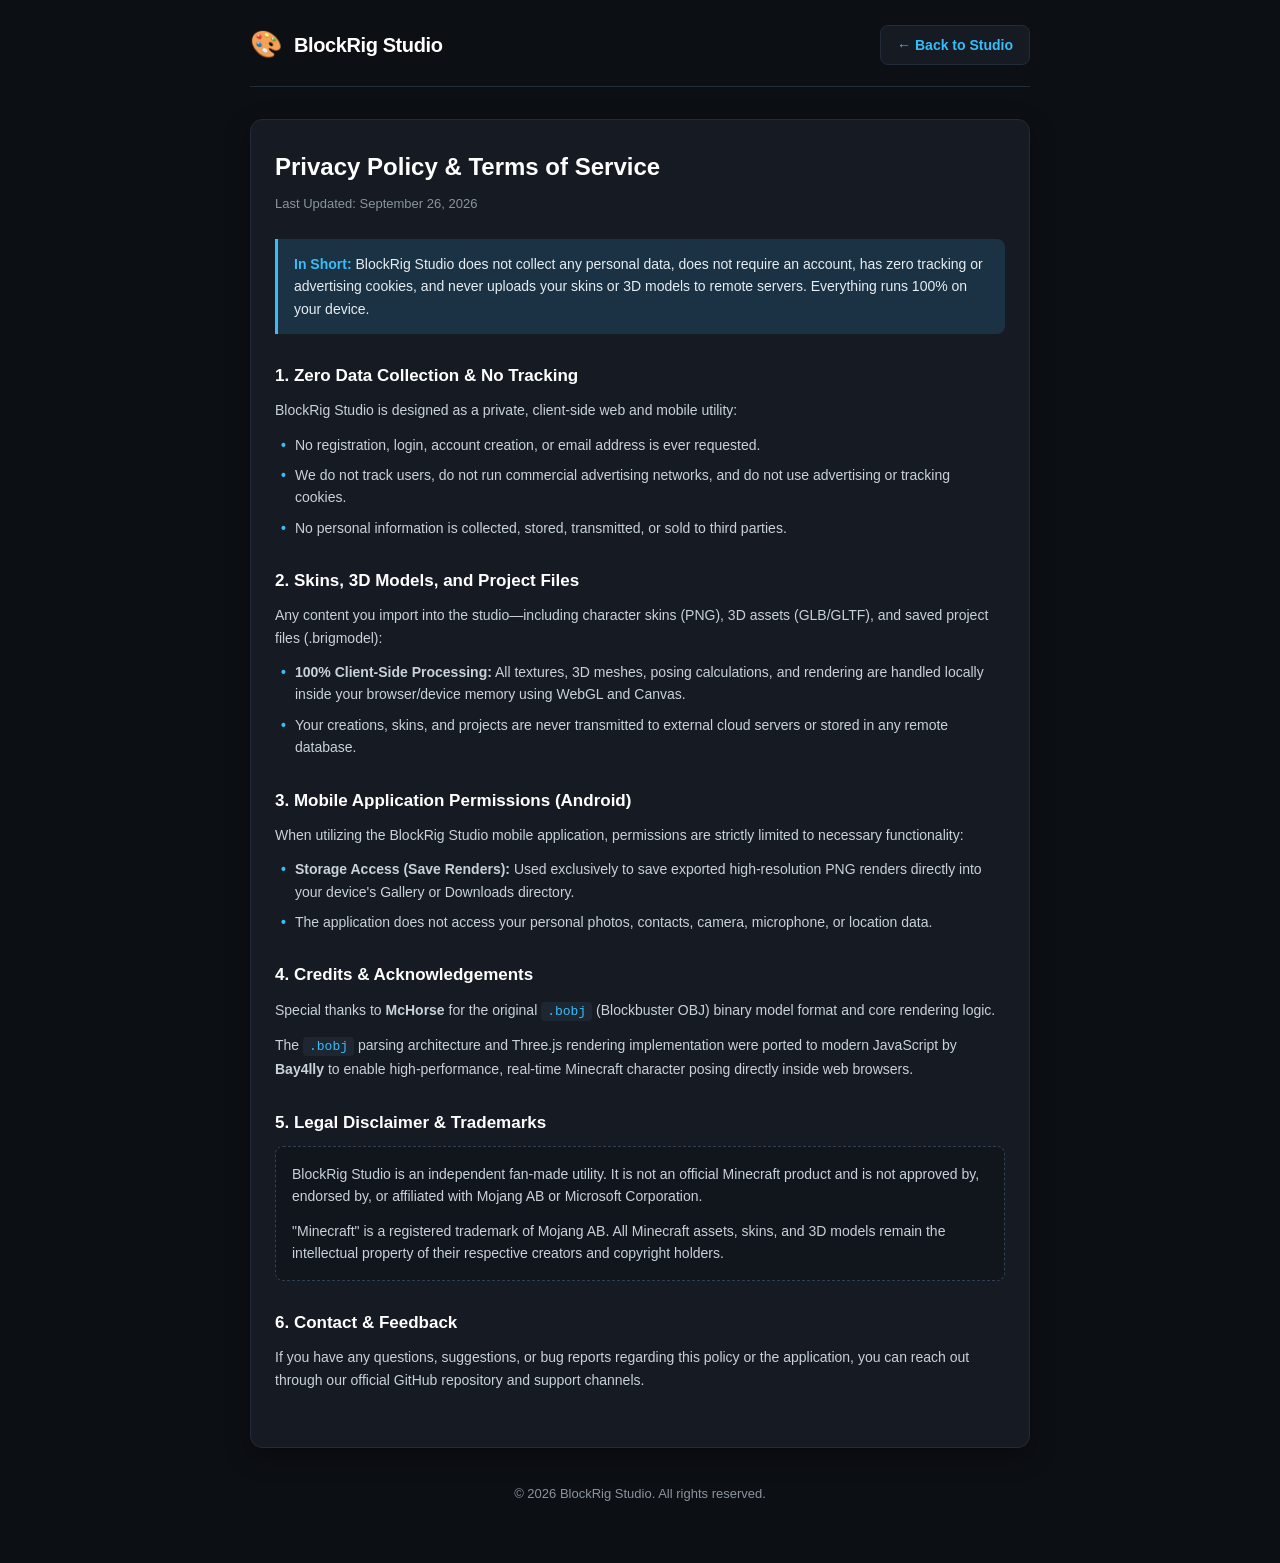
<file: privacy.html>
<!doctype html>
<html lang="en">
  <head>
    <meta charset="UTF-8" />
    <meta name="viewport" content="width=device-width, initial-scale=1.0, maximum-scale=1.0, user-scalable=no" />
    <title>Privacy Policy & Terms of Service - BlockRig Studio</title>
    <link rel="icon" type="image/png" href="./favicon.png" />
    <style>
      :root {
        --bg-main: #0c0f14;
        --bg-card: #151a23;
        --border: #222b3a;
        --border-hover: #323f54;
        --text-primary: #e6edf3;
        --text-secondary: #8b949e;
        --accent: #38bdf8;
        --accent-glow: rgba(56, 189, 248, 0.15);
        --success: #3fb950;
      }

      * {
        box-sizing: border-box;
        margin: 0;
        padding: 0;
      }

      body {
        font-family: -apple-system, BlinkMacSystemFont, "Segoe UI", Roboto, Helvetica, Arial, sans-serif;
        background-color: var(--bg-main);
        color: var(--text-primary);
        line-height: 1.6;
        padding: 24px 16px 60px;
        min-height: 100vh;
      }

      .container {
        max-width: 780px;
        margin: 0 auto;
      }

      header {
        display: flex;
        align-items: center;
        justify-content: space-between;
        margin-bottom: 32px;
        padding-bottom: 20px;
        border-bottom: 1px solid var(--border);
      }

      .brand {
        display: flex;
        align-items: center;
        gap: 12px;
      }

      .brand-icon {
        font-size: 26px;
      }

      .brand-title {
        font-size: 20px;
        font-weight: 700;
        letter-spacing: -0.02em;
        color: #fff;
      }

      .back-btn {
        background: var(--bg-card);
        color: var(--accent);
        text-decoration: none;
        padding: 8px 16px;
        border-radius: 8px;
        border: 1px solid var(--border);
        font-size: 14px;
        font-weight: 600;
        display: inline-flex;
        align-items: center;
        gap: 6px;
        transition: all 0.2s ease;
      }

      .back-btn:hover {
        background: var(--border);
        border-color: var(--border-hover);
        color: #fff;
      }

      .doc-card {
        background: var(--bg-card);
        border: 1px solid var(--border);
        border-radius: 12px;
        padding: 28px 24px;
        box-shadow: 0 8px 24px rgba(0, 0, 0, 0.35);
      }

      h1 {
        font-size: 24px;
        margin-bottom: 8px;
        color: #fff;
      }

      .last-updated {
        font-size: 13px;
        color: var(--text-secondary);
        margin-bottom: 24px;
        display: block;
      }

      .highlight-box {
        background: var(--accent-glow);
        border-left: 3px solid var(--accent);
        padding: 14px 16px;
        border-radius: 0 8px 8px 0;
        margin-bottom: 28px;
        font-size: 14px;
      }

      .highlight-box strong {
        color: var(--accent);
      }

      section {
        margin-bottom: 28px;
      }

      h2 {
        font-size: 17px;
        font-weight: 600;
        color: #fff;
        margin-bottom: 10px;
        display: flex;
        align-items: center;
        gap: 8px;
      }

      p {
        font-size: 14px;
        color: #c9d1d9;
        margin-bottom: 12px;
      }

      ul {
        list-style: none;
        padding-left: 0;
        margin-bottom: 12px;
      }

      li {
        font-size: 14px;
        color: #c9d1d9;
        padding-left: 20px;
        position: relative;
        margin-bottom: 8px;
      }

      li::before {
        content: "•";
        position: absolute;
        left: 6px;
        color: var(--accent);
        font-weight: bold;
      }

      code {
        background: #1e2632;
        padding: 2px 6px;
        border-radius: 4px;
        color: #38bdf8;
        font-size: 13px;
      }

      .disclaimer-box {
        background: #11151c;
        border: 1px dashed var(--border-hover);
        padding: 16px;
        border-radius: 8px;
        font-size: 13px;
        color: var(--text-secondary);
      }

      footer {
        margin-top: 36px;
        text-align: center;
        font-size: 13px;
        color: var(--text-secondary);
      }
    </style>
  </head>
  <body>
    <div class="container">
      <header>
        <div class="brand">
          <span class="brand-icon">🎨</span>
          <div class="brand-title">BlockRig Studio</div>
        </div>
        <a href="./#app" class="back-btn">← Back to Studio</a>
      </header>

      <main class="doc-card">
        <h1>Privacy Policy & Terms of Service</h1>
        <span class="last-updated">Last Updated: September 26, 2026</span>

        <div class="highlight-box">
          <strong>In Short:</strong> BlockRig Studio does not collect any personal data, does not require an account, has zero tracking or advertising cookies, and never uploads your skins or 3D models to remote servers. Everything runs 100% on your device.
        </div>

        <section>
          <h2>1. Zero Data Collection & No Tracking</h2>
          <p>
            BlockRig Studio is designed as a private, client-side web and mobile utility:
          </p>
          <ul>
            <li>No registration, login, account creation, or email address is ever requested.</li>
            <li>We do not track users, do not run commercial advertising networks, and do not use advertising or tracking cookies.</li>
            <li>No personal information is collected, stored, transmitted, or sold to third parties.</li>
          </ul>
        </section>

        <section>
          <h2>2. Skins, 3D Models, and Project Files</h2>
          <p>
            Any content you import into the studio—including character skins (PNG), 3D assets (GLB/GLTF), and saved project files (.brigmodel):
          </p>
          <ul>
            <li><strong>100% Client-Side Processing:</strong> All textures, 3D meshes, posing calculations, and rendering are handled locally inside your browser/device memory using WebGL and Canvas.</li>
            <li>Your creations, skins, and projects are never transmitted to external cloud servers or stored in any remote database.</li>
          </ul>
        </section>

        <section>
          <h2>3. Mobile Application Permissions (Android)</h2>
          <p>
            When utilizing the BlockRig Studio mobile application, permissions are strictly limited to necessary functionality:
          </p>
          <ul>
            <li><strong>Storage Access (Save Renders):</strong> Used exclusively to save exported high-resolution PNG renders directly into your device's Gallery or Downloads directory.</li>
            <li>The application does not access your personal photos, contacts, camera, microphone, or location data.</li>
          </ul>
        </section>

        <section>
          <h2>4. Credits & Acknowledgements</h2>
          <p>
            Special thanks to <strong>McHorse</strong> for the original <code>.bobj</code> (Blockbuster OBJ) binary model format and core rendering logic.
          </p>
          <p>
            The <code>.bobj</code> parsing architecture and Three.js rendering implementation were ported to modern JavaScript by <strong>Bay4lly</strong> to enable high-performance, real-time Minecraft character posing directly inside web browsers.
          </p>
        </section>

        <section>
          <h2>5. Legal Disclaimer & Trademarks</h2>
          <div class="disclaimer-box">
            <p>
              BlockRig Studio is an independent fan-made utility. It is not an official Minecraft product and is not approved by, endorsed by, or affiliated with Mojang AB or Microsoft Corporation.
            </p>
            <p style="margin-bottom: 0;">
              "Minecraft" is a registered trademark of Mojang AB. All Minecraft assets, skins, and 3D models remain the intellectual property of their respective creators and copyright holders.
            </p>
          </div>
        </section>

        <section>
          <h2>6. Contact & Feedback</h2>
          <p>
            If you have any questions, suggestions, or bug reports regarding this policy or the application, you can reach out through our official GitHub repository and support channels.
          </p>
        </section>
      </main>

      <footer>
        &copy; 2026 BlockRig Studio. All rights reserved.
      </footer>
    </div>
  </body>
</html>
</file>
